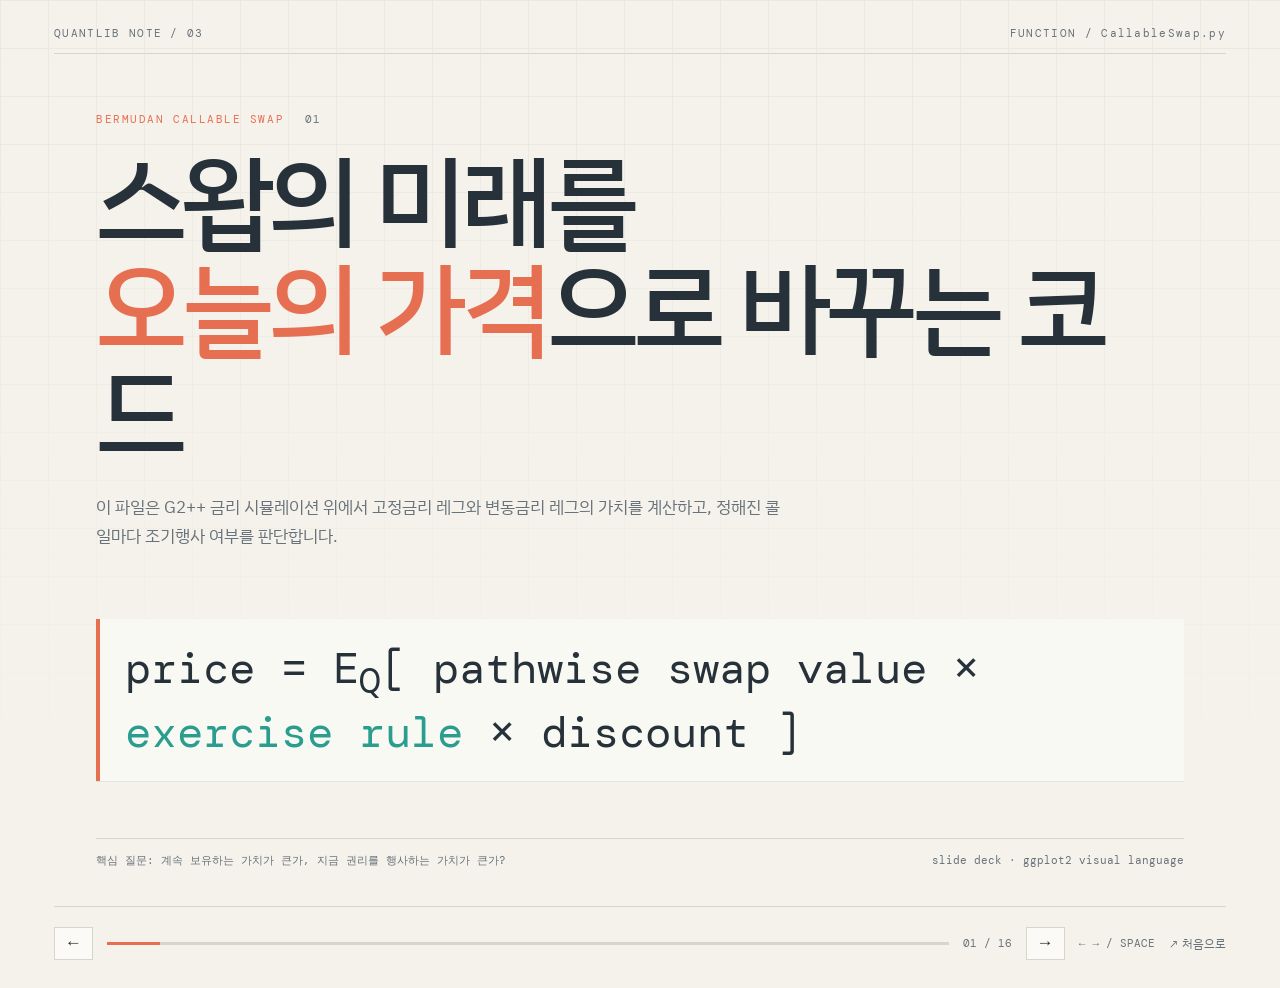
<file: docs/index.html>
<!doctype html>
<html lang="ko">
<head>
  <meta charset="utf-8">
  <meta name="viewport" content="width=device-width, initial-scale=1">
  <title>CallableSwap.py / Code Walkthrough</title>
  <link rel="stylesheet" href="callableswap-slides.css?v=light-20260911">
</head>
<body>
  <main class="deck" aria-label="CallableSwap.py 금융공학 코드 설명 프레젠테이션">
    <div class="topline"><span>QUANTLIB NOTE / 03</span><span>FUNCTION / CallableSwap.py</span></div>
    <div class="slides">
      <section class="slide active">
        <div class="eyebrow">BERMUDAN CALLABLE SWAP <span class="section-number">01</span></div>
        <h1>스왑의 미래를<br><em>오늘의 가격</em>으로 바꾸는 코드</h1>
        <p class="lead">이 파일은 G2++ 금리 시뮬레이션 위에서 고정금리 레그와 변동금리 레그의 가치를 계산하고, 정해진 콜일마다 조기행사 여부를 판단합니다.</p>
        <div class="hero-equation"><span>price</span> = E<sub>Q</sub>[ <span>pathwise swap value</span> × <span>exercise rule</span> × <span>discount</span> ]</div>
        <div class="footer-note"><span>핵심 질문: 계속 보유하는 가치가 큰가, 지금 권리를 행사하는 가치가 큰가?</span><span>slide deck · ggplot2 visual language</span></div>
      </section>

      <section class="slide">
        <div class="eyebrow">00 / MAP</div><h2>코드의 전체 흐름은<br><strong>가격 결정 파이프라인</strong>입니다</h2>
        <div class="flow">
          <div class="flow-step"><small>01</small><b>Contract</b><span>일정, 방향, 금리, 스프레드, 명목금액</span></div><div class="flow-arrow">→</div>
          <div class="flow-step"><small>02</small><b>Simulation</b><span>x(t), y(t), phi(t)로 short rate 경로 구성</span></div><div class="flow-arrow">→</div>
          <div class="flow-step"><small>03</small><b>Cash flows</b><span>고정·변동 레그를 call date에서 현재가치화</span></div><div class="flow-arrow">→</div>
          <div class="flow-step"><small>04</small><b>Exercise</b><span>LSM으로 continuation value를 추정</span></div><div class="flow-arrow">→</div>
          <div class="flow-step"><small>05</small><b>Price</b><span>경로별 payoff를 오늘로 할인해 평균</span></div>
        </div>
        <div class="code-strip"><code>price_callable_swap(...)</code><span>가 호출하는 핵심 내부 함수</span><b>_build_schedule · _prepare_swap_cashflows · _lsm_regression</b></div>
      </section>

      <section class="slide">
        <div class="eyebrow">01 / CONTRACT & VALIDATION</div><h2>먼저 날짜와 계약 방향을<br><em>계산 가능한 상태</em>로 고정합니다</h2>
        <div class="grid-two">
          <article class="panel"><div class="panel-label">INPUT CONTRACT</div><h3>가격 함수의 공개 입력</h3><p><span class="mono">valuation_date</span>부터 <span class="mono">maturity</span>까지의 기간, 콜일 배열, receiver/payer 방향, call right, fixed rate와 floating spread를 받습니다.</p><div class="tag-row"><span class="tag">receiver_payer</span><span class="tag">call_right</span><span class="tag">notional</span><span class="tag">fixed_leg_tenor</span><span class="tag">floating_leg_tenor</span></div></article>
          <article class="panel"><div class="panel-label">GUARDRAILS</div><h3>조용한 오류를 먼저 차단</h3><p>시뮬레이션의 x/y shape, times 길이, 양수 dt, valuation date 일치 여부, call date의 위치를 검증합니다. 이 검증이 실패하면 숫자를 만들기 전에 즉시 예외를 냅니다.</p><div class="annotation">금융 계산에서 날짜가 한 칸 밀리는 오류는 문법 오류보다 위험합니다. 따라서 date → index 변환 전에 경계조건을 명시합니다.</div></article>
        </div>
        <div class="code-strip"><code>if valuation_date != simulation_today: raise ValueError(...)</code><b>모형의 시간축과 계약의 평가 기준일을 일치시킴</b></div>
      </section>

      <section class="slide">
        <div class="eyebrow">02 / SCHEDULE</div><h2>실제 날짜를<br><strong>시뮬레이션 격자</strong>에 투영합니다</h2>
        <p class="small-lead">QuantLib의 <span class="mono">Schedule</span>은 TARGET calendar와 Modified Following 규칙으로 현금흐름 날짜를 만들고, 이후 각 날짜는 균일 시간 격자의 정수 인덱스로 변환됩니다.</p>
        <div class="schedule"><div class="schedule-line"></div><div class="date-points"><div class="date-point"><b>t₀</b><i></i><span>valuation</span></div><div class="date-point"><b>t₁</b><i></i><span>coupon / fixing</span></div><div class="date-point call"><b>t₂</b><i></i><span>call date</span></div><div class="date-point"><b>t₃</b><i></i><span>payment</span></div><div class="date-point call"><b>t₄</b><i></i><span>call date</span></div><div class="date-point"><b>t₅</b><i></i><span>maturity</span></div></div><div class="schedule-legend"><span><i></i> cash flow / simulation point</span><span><i class="coral"></i> exercise opportunity</span></div></div>
        <div class="formula-box"><span class="coral">t</span> = day_counter.yearFraction(valuation_date, date)<br><span class="teal">index</span> = int(round(t / dt))</div>
        <p class="formula-caption">코드의 <span class="mono">_date_to_simulation_index()</span>는 날짜를 직접 비교하지 않고, 시뮬레이션이 이해하는 좌표로 바꿉니다.</p>
      </section>

      <section class="slide">
        <div class="eyebrow">03 / G2++ SHORT RATE</div><h2>경로의 금리는<br><em>세 조각의 합</em>으로 읽습니다</h2>
        <div class="grid-two">
          <div><div class="formula-box"><span class="coral">r(t)</span> = <span class="yellow">phi(t)</span> + <span class="teal">x(t)</span> + <span class="blue">y(t)</span><br><br>dx = −a·x·dt + sigma·dW₁<br>dy = −b·y·dt + eta·dW₂<br>corr(dW₁, dW₂) = rho</div><p class="formula-caption">이 파일은 x와 y를 새로 시뮬레이션하지 않고, simulation dictionary에서 읽습니다.</p></div>
          <div><div class="plot"><div class="plot-line one"></div><div class="plot-line two"></div><div class="plot-line three"></div><span class="plot-label top">short rate</span><span class="plot-label bottom">time</span><div class="plot-axis"><span>0</span><span>call 1</span><span>call 2</span><span>maturity</span></div></div><p class="formula-caption"><span class="mono">phi</span>는 시장 커브를 붙잡고, x/y는 미래 금리의 확률적 움직임을 제공합니다.</p></div>
        </div>
        <div class="code-strip"><code>short_rates = x_paths + y_paths + phi[np.newaxis, :]</code><b>(n_paths, n_times) broadcasting으로 전 경로를 한 번에 생성</b></div>
      </section>

      <section class="slide">
        <div class="eyebrow">04 / CUMULATIVE DISCOUNTING</div><h2>할인은 매번 적분하지 않고<br><strong>누적값의 비율</strong>로 재사용합니다</h2>
        <div class="matrix-flow"><div class="matrix-card"><span class="shape">INPUT</span><b>r[path, time]</b><p>각 경로의 단기금리. trapezoidal rule로 시간구간 적분</p></div><div class="matrix-arrow">→</div><div class="matrix-card"><span class="shape">CACHE</span><b>I(0,t)</b><p>경로별 누적 적분을 한 번만 계산</p></div><div class="matrix-arrow">→</div><div class="matrix-card"><span class="shape">QUERY</span><b>DF(i,j)</b><p>exp(−(I(0,j) − I(0,i))) = DF(0,j) / DF(0,i)</p></div></div>
        <div class="formula-box"><span class="coral">increments</span> = 0.5 × (r[:, :-1] + r[:, 1:]) × dt<br><span class="teal">cumulative_integral[:, 1:]</span> = cumsum(increments, axis=1)<br><span class="yellow">cumulative_df</span> = exp(−cumulative_integral)</div>
        <p class="formula-caption">이 최적화가 뒤의 fixed leg, floating leg, continuation discount, valuation-date discount를 모두 지탱합니다.</p>
      </section>

      <section class="slide">
        <div class="eyebrow">05 / SWAP VALUE</div><h2>콜일의 스왑 가치는<br><em>두 레그의 현재가치 차이</em>입니다</h2>
        <table class="leg-table"><thead><tr><th>LEG</th><th>CODE IDEA</th><th>FINANCIAL MEANING</th></tr></thead><tbody><tr><td>FIXED</td><td>fixed_rate × accrual × notional × P(call, pay)</td><td>미래 고정 쿠폰을 콜일 기준으로 할인</td></tr><tr><td>FLOATING</td><td>(forward + spread) × accrual × notional × P(call, pay)</td><td>P(call, start) / P(call, pay)로 forward 생성</td></tr><tr><td>SWAP</td><td>fixed_pv − floating_pv</td><td>Receiver의 관점. Payer는 부호를 반전</td></tr></tbody></table>
        <div class="formula-box"><span class="coral">L_fixed</span> = Σ K · alphaᵢ · N · P(t, Tᵢ)<br><span class="teal">L_float</span> = Σ [(P(t, Sᵢ) / P(t, Tᵢ) − 1) / tauᵢ + spread] · tauᵢ · N · P(t, Tᵢ)<br><span class="yellow">V_swap(t)</span> = L_fixed − L_float &nbsp; (RECEIVER)</div>
        <div class="annotation">floating leg에서 forward와 discount가 같은 경로의 cumulative DF에서 나오므로, 모델의 금리 상태와 현금흐름 평가가 일관됩니다.</div>
      </section>

      <section class="slide">
        <div class="eyebrow">06 / VECTORISATION</div><h2>Python loop는 콜일에만 남기고<br><strong>경로 계산은 NumPy로 묶습니다</strong></h2>
        <div class="grid-two"><article class="panel"><div class="panel-label">BEFORE</div><h3>비싼 중첩 반복</h3><p>path → call date → payment cash flow 순서로 Python에서 반복하면 경로 수와 현금흐름 수가 곱해집니다.</p><div class="formula-box">for path in paths:<br>&nbsp;&nbsp;for call in calls:<br>&nbsp;&nbsp;&nbsp;&nbsp;for payment in cashflows:</div></article><article class="panel"><div class="panel-label">CURRENT</div><h3>행렬 브로드캐스팅</h3><p>한 콜일에서 모든 path의 discount matrix를 만들고, payment 축으로 합산합니다. 명시적 path loop가 사라집니다.</p><div class="formula-box">cumulative_df[:, payment_indices]<br>/ cumulative_df[:, call_index]<br>→ sum(axis=1)</div></article></div>
        <div class="code-strip"><code>discount_factors.shape = (n_paths, n_payments)</code><b>계산량은 남지만 Python interpreter overhead를 줄임</b></div>
      </section>

      <section class="slide">
        <div class="eyebrow">07 / EXERCISE PAYOFF</div><h2>콜 권리는<br><em>스왑 가치의 부호</em>로 결정됩니다</h2>
        <p class="small-lead">이 구현에서 call right는 receiver 또는 payer입니다. 같은 swap position이라도 누가 권리를 행사하는지에 따라 유리한 방향이 달라집니다.</p>
        <div class="decision-grid"><div class="decision-card continuation"><small>UNDERLYING SWAP</small><strong>V_swap</strong><span>Receiver: fixed − floating<br>Payer: floating − fixed</span></div><div class="versus">→</div><div class="decision-card exercise"><small>EXERCISE VALUE</small><strong>max(benefit, 0)</strong><span>자기 포지션을 종료하거나<br>상대방에게 종료를 요구하는 권리</span></div></div>
        <div class="formula-box"><span class="coral">call_right = RECEIVER</span><br>receiver_payer == RECEIVER → max(−V_swap, 0)<br>receiver_payer == PAYER &nbsp;&nbsp;→ max(V_swap, 0)<br><br><span class="teal">call_right = PAYER</span>도 같은 논리로 자신의 불리한 포지션을 반대 방향에서 읽습니다.</div>
        <div class="annotation">이 단계의 반환값은 아직 오늘의 가격이 아닙니다. 각 콜일에 “그때 행사하면 얻는 가치”를 저장한 exercise_values 행렬입니다.</div>
      </section>

      <section class="slide">
        <div class="eyebrow">08 / LSM REGRESSION</div><h2>미래의 선택 가치를<br><strong>현재 상태에서 추정</strong>합니다</h2>
        <div class="regression"><div><p class="small-lead">Longstaff-Schwartz는 실제로 미래 경로를 모두 아는 것이 아니라, 현재의 상태변수 x, y가 주어졌을 때 continuation value의 조건부 기대값을 회귀로 근사합니다.</p><div class="basis"><span>1</span><span>x</span><span>y</span><span>x²</span><span>x·y</span><span>y²</span></div><p class="formula-caption">A · beta ≈ continuation_value<br>continuation_estimate = A · beta</p></div><div><div class="scatter"><i class="point p1"></i><i class="point p2"></i><i class="point p3"></i><i class="point p4"></i><i class="point p5"></i><i class="point p6"></i></div><p class="formula-caption">점: 경로별 미래가치 · 선: 상태변수 기반 조건부 추정치</p></div></div>
        <div class="formula-box"><span class="coral">A</span> = [1, x, y, x², x·y, y²]<br><span class="teal">beta</span> = np.linalg.lstsq(A, continuation_value)<br><span class="yellow">estimate</span> = A @ beta</div>
        <div class="annotation">경로 수가 basis 차원보다 작으면 평균 continuation value를 사용합니다. 이는 회귀가 불안정해지는 작은 샘플의 fallback입니다.</div>
      </section>

      <section class="slide">
        <div class="eyebrow">09 / BACKWARD INDUCTION</div><h2>가장 먼 콜일부터<br><em>시간을 거꾸로 읽습니다</em></h2>
        <div class="backward"><div class="backward-row"><span>last call</span><div>straight swap value</div><div>exercise value</div><div>initialize option_values</div></div><div class="backward-row current"><span>call k</span><div>future option value</div><div>discount to call k</div><div>LSM estimate → exercise?</div></div><div class="backward-row"><span>call k−1</span><div>updated selected paths</div><div>discount again</div><div>repeat</div></div><div class="backward-row"><span>today</span><div>selected payoff</div><div>discount to t₀</div><div>Monte Carlo mean</div></div></div>
        <div class="rule"><span>exercise_now =</span> exercise_value <b>&gt;</b> continuation_estimate<br><span>selected paths</span>만 option_values와 exercise_date_index를 갱신합니다.</div>
        <p class="formula-caption">이미 행사한 경로는 <span class="mono">alive = ~exercised</span>에서 제외합니다. Bermudan exercise의 “한 번만 행사” 조건을 배열 상태로 관리하는 부분입니다.</p>
      </section>

      <section class="slide">
        <div class="eyebrow">10 / TODAY'S PRICE</div><h2>행사된 payoff를 오늘로 가져와<br><strong>경로 평균</strong>을 냅니다</h2>
        <div class="metrics"><div class="metric"><small>PATHWISE VALUE</small><strong>PVₚ</strong><span>선택된 콜일의 option value × DF(call, today)</span></div><div class="metric"><small>MONTE CARLO PRICE</small><strong>mean(PVₚ)</strong><span>경로별 현재가치의 산술평균</span></div><div class="metric"><small>STATISTICAL ERROR</small><strong>σ / √N</strong><span>표본 표준편차로 standard error 계산</span></div></div>
        <div class="formula-box"><span class="coral">present_values[exercised_mask]</span> = option_values × cumulative_df[path, selected_call] / cumulative_df[path, 0]<br><span class="teal">price</span> = np.mean(present_values)<br><span class="yellow">95% CI</span> = price ± 1.96 × standard_error</div>
        <div class="annotation">결과의 핵심은 가격 하나만이 아닙니다. 경로별 PV, 행사일 인덱스, 콜일별 exercise statistics가 함께 반환되어 모델의 결정을 진단할 수 있습니다.</div>
      </section>

      <section class="slide">
        <div class="eyebrow">11 / RESULT CONTRACT</div><h2>가격과 진단 데이터를<br><em>하나의 result dictionary</em>로 묶습니다</h2>
        <div class="output-grid"><div class="tree"><b>result</b><div class="tree-row"><span>Price</span><span>Standard Error</span><span>95% CI</span></div><div class="tree-row"><span>Exercise Statistics</span><span>Path Values</span><span>Exercise Date Index</span></div><div class="tree-row"><span>Swap Values</span><span>Exercise Values</span><span>Short Rate Paths</span></div><div class="tree-row"><span>Phi Path</span><span>Fixed Rate</span><span>Notional</span></div></div><div class="panel"><div class="panel-label">WHY IT MATTERS</div><ul class="check-list"><li>가격이 어떤 콜 정책에서 나왔는지 추적</li><li>날짜별 행사 비율로 경제적 직관 확인</li><li>경로 배열을 재분석하거나 시각화</li><li>print 함수와 웹/Excel 계층이 재사용</li></ul></div></div>
        <div class="code-strip"><code>print_callable_swap_result(result)</code><b>표시 계층과 계산 계층을 분리</b></div>
      </section>

      <section class="slide">
        <div class="eyebrow">12 / ZERO COUPON VARIANT</div><h2>같은 엔진으로<br><strong>Zero Coupon Callable Bond</strong>도 가격화합니다</h2>
        <div class="grid-two"><article class="panel"><div class="panel-label">BOND VALUE</div><h3>상환액과 콜 가격</h3><p>만기 상환액은 <span class="mono">notional × (1 + rate)^t</span>로 만들고, 콜일의 accrued value를 행사 가격으로 사용합니다.</p><div class="formula-box"><span class="coral">B(T)</span> = N(1 + z)<sup>τ(trade,T)</sup><br><span class="teal">CallPrice(t)</span> = N(1 + z)<sup>τ(trade,t)</sup></div></article><article class="panel"><div class="panel-label">OPTION LOGIC</div><h3>straight bond와 비교</h3><p>콜일의 straight bond value와 call price를 비교하고, continuation estimate보다 call price가 낮으면 발행자가 상환합니다.</p><div class="formula-box"><span class="yellow">Callable</span> = min(straight value, call price)<br><span class="teal">Option value</span> = straight price − callable price</div></article></div>
        <div class="annotation">swap 버전은 exercise payoff를 별도로 계산하지만, zero-coupon 버전은 채권 가치와 call price의 최소값을 backward induction하는 구조입니다.</div>
      </section>

      <section class="slide">
        <div class="eyebrow">13 / REVIEW NOTES</div><h2>이 코드에서 읽어야 할<br><em>금융공학적 가정</em></h2>
        <div class="grid-two"><article class="panel"><div class="panel-label">MODEL ASSUMPTIONS</div><h3>무엇을 가정하는가</h3><p>G2++ short-rate paths가 위험중립 평가에 적합하고, deterministic shift phi가 초기 커브를 맞춘다고 봅니다. 현금흐름은 pathwise discount factor로 평가합니다.</p></article><article class="panel"><div class="panel-label">NUMERICAL ASSUMPTIONS</div><h3>무엇이 근사인가</h3><p>날짜를 uniform grid index로 반올림하고, 할인 적분은 trapezoidal rule을 사용합니다. LSM continuation value는 제한된 polynomial basis로 근사합니다.</p></article><article class="panel"><div class="panel-label">DIAGNOSTICS</div><h3>무엇을 점검할까</h3><p>call index가 중복되지 않는지, maturity가 simulation horizon 안에 있는지, 행사 비율이 비정상적으로 0% 또는 100%에 몰리지 않는지 봅니다.</p></article><article class="panel"><div class="panel-label">PERFORMANCE</div><h3>무엇을 빠르게 했는가</h3><p>cumulative DF 캐시, 사전 계산된 schedule index, NumPy broadcasting, 행렬 LSM으로 반복 계산을 줄였습니다.</p></article></div>
        <div class="code-strip"><code>CallableSwap.py</code><b>가격 숫자보다 먼저, 시간축·부호·조건부 기대값의 의미를 검증</b></div>
      </section>

      <section class="slide">
        <div class="eyebrow">14 / TAKEAWAY</div><h2>이 파일의 한 문장 요약은<br><strong>“선택이 있는 스왑을 경로별로 가격화한다”</strong>입니다</h2>
        <p class="lead">시장에 맞춘 G2++ 경로에서 각 콜일의 swap value를 계산하고, LSM으로 미래 유지가치를 추정한 뒤, 행사된 payoff를 평가일로 할인해 Monte Carlo 평균을 얻습니다.</p>
        <div class="hero-equation"><span>simulation</span> → <span>discounted cash flows</span> → <span>LSM exercise</span> → <span>price + diagnostics</span></div>
        <div class="footer-note"><span>다음 읽을 파일: G2Simulation.py · Callablehybridbond.py · SwaptionVolCalib.py</span><span><a href="index.html">처음으로 ↗</a></span></div>
      </section>
    </div>
    <nav class="controls"><button id="prev" aria-label="이전 슬라이드">←</button><div class="progress"><span id="fill"></span></div><span class="counter" id="counter">01 / 16</span><button id="next" aria-label="다음 슬라이드">→</button><span class="hint">← → / SPACE</span><a href="index.html">↗ 처음으로</a></nav>
  </main>
  <script>
    const slides = [...document.querySelectorAll('.slide')];
    const fill = document.querySelector('#fill');
    const counter = document.querySelector('#counter');
    let current = 0;
    function show(index) { current = (index + slides.length) % slides.length; slides.forEach((slide, i) => slide.classList.toggle('active', i === current)); fill.style.width = `${((current + 1) / slides.length) * 100}%`; counter.textContent = `${String(current + 1).padStart(2, '0')} / ${String(slides.length).padStart(2, '0')}`; window.scrollTo({top: 0, behavior: 'smooth'}); }
    document.querySelector('#prev').addEventListener('click', () => show(current - 1));
    document.querySelector('#next').addEventListener('click', () => show(current + 1));
    document.addEventListener('keydown', event => { if (['ArrowRight', ' ', 'PageDown'].includes(event.key)) { event.preventDefault(); show(current + 1); } if (['ArrowLeft', 'PageUp'].includes(event.key)) { event.preventDefault(); show(current - 1); } });
    show(0);
  </script>
</body>
</html>
</file>
<file: docs/callableswap-slides.css>
@import url('https://fonts.googleapis.com/css2?family=DM+Mono:wght@400;500&family=IBM+Plex+Sans+KR:wght@400;500;600;700&family=Space+Grotesk:wght@400;500;600;700&display=swap');
:root { --paper:#f5f2eb; --ink:#27313a; --muted:#68727a; --grid:#d8d5cd; --coral:#e76f51; --teal:#2a9d8f; --blue:#457b9d; --yellow:#e9c46a; --panel:#fbfaf6; }
* { box-sizing:border-box; } html,body { margin:0; min-height:100%; } body { background:var(--paper); color:var(--ink); font-family:'IBM Plex Sans KR','Space Grotesk',sans-serif; }
body:before { content:''; position:fixed; inset:0; pointer-events:none; opacity:.34; background-image:linear-gradient(var(--grid) 1px,transparent 1px),linear-gradient(90deg,var(--grid) 1px,transparent 1px); background-size:48px 48px; mask-image:linear-gradient(to bottom,black,transparent 88%); }
.deck { width:min(1320px,100%); min-height:100vh; margin:auto; padding:26px 54px 28px; display:flex; flex-direction:column; position:relative; }
.topline { display:flex; justify-content:space-between; color:var(--muted); font:11px 'DM Mono',monospace; letter-spacing:.12em; border-bottom:1px solid var(--grid); padding-bottom:13px; }.slides { flex:1; position:relative; min-height:650px; }.slide { display:none; min-height:650px; padding:58px 3.3vw 38px; animation:rise .4s ease both; }.slide.active { display:block; } @keyframes rise { from { opacity:0; transform:translateY(10px); } to { opacity:1; transform:none; } }
.eyebrow { color:var(--coral); font:11px 'DM Mono',monospace; letter-spacing:.14em; margin-bottom:20px; }.section-number { color:var(--muted); font:11px 'DM Mono',monospace; margin-left:12px; } h1,h2,h3,p { margin-top:0; } h1,h2 { font-weight:500; letter-spacing:-.045em; line-height:1.04; } h1 { font-size:clamp(54px,8vw,105px); max-width:1050px; margin-bottom:26px; } h2 { font-size:clamp(37px,5.2vw,70px); max-width:1030px; margin-bottom:18px; } h1 em,h2 em { color:var(--coral); font-style:normal; } h1 strong,h2 strong { color:var(--teal); font-weight:500; } .lead { max-width:690px; color:var(--muted); line-height:1.75; font-size:17px; }.small-lead { max-width:720px; color:var(--muted); line-height:1.7; }.mono { font-family:'DM Mono',monospace; }
.hero-equation { margin:68px 0 57px; padding:21px 25px; border-left:4px solid var(--coral); background:rgba(251,250,246,.82); color:var(--ink); font:clamp(23px,3.4vw,48px) 'DM Mono',monospace; box-shadow:0 1px 0 rgba(39,49,58,.08); }.hero-equation span:nth-child(2) { color:var(--coral); }.hero-equation span:nth-child(4) { color:var(--teal); }.hero-equation span:nth-child(6) { color:var(--blue); }.footer-note { border-top:1px solid var(--grid); padding-top:14px; display:flex; justify-content:space-between; color:var(--muted); font:11px 'DM Mono',monospace; }
.flow { display:grid; grid-template-columns:repeat(5,1fr); gap:0; align-items:stretch; margin:52px 0 48px; }.flow-step { background:var(--panel); border-top:3px solid var(--teal); padding:20px 16px; min-height:142px; }.flow-step:nth-child(3) { border-color:var(--coral); }.flow-step:nth-child(5) { border-color:var(--blue); }.flow-step small { color:var(--coral); font:10px 'DM Mono',monospace; }.flow-step b { display:block; margin:13px 0 8px; font-size:18px; }.flow-step span { color:var(--muted); font-size:12px; line-height:1.45; }.flow-arrow { align-self:center; text-align:center; color:var(--coral); font-size:22px; }
.grid-two { display:grid; grid-template-columns:1fr 1fr; gap:28px; margin:42px 0; }.panel { border:1px solid var(--grid); background:rgba(251,250,246,.82); padding:23px; }.panel-label { color:var(--coral); font:10px 'DM Mono',monospace; letter-spacing:.1em; }.panel h3 { margin:14px 0 10px; font-size:23px; font-weight:500; }.panel p { color:var(--muted); font-size:14px; line-height:1.65; }.tag-row { display:flex; flex-wrap:wrap; gap:8px; margin-top:18px; }.tag { border:1px solid var(--grid); padding:7px 9px; color:var(--teal); font:10px 'DM Mono',monospace; background:var(--paper); }
.code-strip { display:flex; align-items:center; flex-wrap:wrap; gap:14px; border-top:1px solid var(--grid); border-bottom:1px solid var(--grid); padding:14px 0; color:var(--muted); font-size:12px; }.code-strip code { color:var(--ink); font:12px 'DM Mono',monospace; }.code-strip code:first-child { color:var(--coral); }.code-strip b { margin-left:auto; font-weight:400; }
.schedule { margin:47px 0 40px; border-bottom:2px solid var(--ink); padding-bottom:10px; position:relative; }.schedule-line { height:2px; background:var(--teal); position:absolute; left:2%; right:2%; top:49px; }.date-points { position:relative; display:flex; justify-content:space-between; }.date-point { display:flex; flex-direction:column; align-items:center; gap:11px; width:13%; z-index:1; }.date-point i { width:13px; height:13px; border-radius:50%; background:var(--teal); border:3px solid var(--paper); box-shadow:0 0 0 1px var(--teal); }.date-point.call i { background:var(--coral); box-shadow:0 0 0 1px var(--coral); }.date-point b { font:11px 'DM Mono',monospace; }.date-point span { color:var(--muted); font-size:11px; text-align:center; }.schedule-legend { margin-top:22px; display:flex; gap:20px; color:var(--muted); font-size:12px; }.schedule-legend i { display:inline-block; width:8px; height:8px; border-radius:50%; background:var(--teal); margin-right:6px; }.schedule-legend i.coral { background:var(--coral); }
.formula-box { background:#26343b; color:#f9f7f0; padding:25px 28px; font:15px/2 'DM Mono',monospace; overflow:auto; }.formula-box .coral { color:#f6a58e; }.formula-box .teal { color:#90d4c9; }.formula-box .blue { color:#9ac2d9; }.formula-box .yellow { color:#f1d48a; }.formula-caption { color:var(--muted); font-size:12px; margin-top:12px; }.annotation { border-left:3px solid var(--yellow); padding:13px 16px; color:var(--muted); background:rgba(233,196,106,.13); font-size:13px; line-height:1.6; }
.plot { border-left:1px solid var(--ink); border-bottom:1px solid var(--ink); min-height:240px; position:relative; background:repeating-linear-gradient(0deg,transparent 0 47px,rgba(216,213,205,.8) 48px),repeating-linear-gradient(90deg,transparent 0 77px,rgba(216,213,205,.7) 78px); }.plot-line { position:absolute; left:4%; right:4%; height:3px; border-radius:3px; transform-origin:left center; }.plot-line.one { top:40%; background:var(--coral); transform:rotate(-5deg) skewY(-8deg); }.plot-line.two { top:54%; background:var(--teal); transform:rotate(4deg) skewY(10deg); }.plot-line.three { top:62%; background:var(--blue); transform:rotate(-2deg) skewY(-13deg); }.plot-label { position:absolute; right:10px; color:var(--muted); font:10px 'DM Mono',monospace; }.plot-label.top { top:14px; }.plot-label.bottom { bottom:10px; }.plot-axis { position:absolute; left:4%; right:4%; bottom:-28px; display:flex; justify-content:space-between; color:var(--muted); font:10px 'DM Mono',monospace; }
.leg-table { width:100%; border-collapse:collapse; margin:36px 0 28px; font-size:13px; }.leg-table th,.leg-table td { text-align:left; border-bottom:1px solid var(--grid); padding:13px 10px; }.leg-table th { color:var(--muted); font:10px 'DM Mono',monospace; letter-spacing:.06em; }.leg-table td:first-child { color:var(--coral); font-family:'DM Mono',monospace; }.leg-table td:nth-child(2) { color:var(--teal); font-family:'DM Mono',monospace; }.leg-table td:last-child { color:var(--muted); }
.matrix-flow { display:grid; grid-template-columns:1fr 70px 1fr 70px 1fr; align-items:center; gap:14px; margin:48px 0; }.matrix-card { min-height:145px; padding:18px; border:1px solid var(--grid); background:var(--panel); }.matrix-card b { display:block; font:17px 'DM Mono',monospace; margin:11px 0; color:var(--teal); }.matrix-card p { color:var(--muted); font-size:12px; line-height:1.5; }.matrix-arrow { color:var(--coral); text-align:center; font-size:25px; }.shape { color:var(--coral); font:11px 'DM Mono',monospace; }
.decision-grid { display:grid; grid-template-columns:1fr 90px 1fr; align-items:center; gap:20px; margin:53px 0 35px; }.decision-card { padding:25px; border:1px solid var(--grid); background:var(--panel); min-height:155px; }.decision-card.continuation { border-top:4px solid var(--blue); }.decision-card.exercise { border-top:4px solid var(--coral); }.decision-card small { color:var(--muted); font:10px 'DM Mono',monospace; }.decision-card strong { display:block; margin:13px 0 7px; font-size:21px; font-weight:500; }.decision-card span { color:var(--muted); font-size:13px; }.versus { text-align:center; color:var(--coral); font:500 22px 'DM Mono',monospace; }.rule { padding:18px 22px; background:#26343b; color:#fff; font:14px 'DM Mono',monospace; }.rule b { color:#90d4c9; }.rule span { color:#f6a58e; }
.regression { display:grid; grid-template-columns:1fr 1fr; gap:38px; align-items:center; margin:45px 0; }.basis { display:grid; grid-template-columns:repeat(3,1fr); gap:8px; }.basis span { border:1px solid var(--grid); padding:14px 10px; text-align:center; color:var(--teal); font:12px 'DM Mono',monospace; background:var(--panel); }.scatter { height:240px; border-left:1px solid var(--ink); border-bottom:1px solid var(--ink); position:relative; background:repeating-linear-gradient(0deg,transparent 0 47px,rgba(216,213,205,.8) 48px),repeating-linear-gradient(90deg,transparent 0 77px,rgba(216,213,205,.7) 78px); }.scatter:before { content:''; position:absolute; left:5%; right:5%; top:48%; height:2px; background:var(--coral); transform:rotate(-12deg); }.point { position:absolute; width:7px; height:7px; border-radius:50%; background:var(--blue); }.p1 { left:18%; top:70%; }.p2 { left:31%; top:57%; }.p3 { left:45%; top:63%; }.p4 { left:60%; top:37%; }.p5 { left:74%; top:30%; }.p6 { left:86%; top:21%; }
.backward { display:flex; flex-direction:column; gap:9px; margin:38px 0; }.backward-row { display:grid; grid-template-columns:84px 1fr 1fr 1fr; gap:9px; align-items:center; }.backward-row > span { color:var(--muted); font:11px 'DM Mono',monospace; }.backward-row div { padding:15px; border:1px solid var(--grid); background:var(--panel); font-size:12px; }.backward-row div:nth-child(2) { border-left:3px solid var(--blue); }.backward-row div:nth-child(3) { border-left:3px solid var(--coral); }.backward-row div:nth-child(4) { border-left:3px solid var(--teal); }.backward-row.current div { background:#e8f1ee; }
.metrics { display:grid; grid-template-columns:repeat(3,1fr); gap:15px; margin:46px 0 38px; }.metric { border-top:3px solid var(--teal); padding:18px 13px; background:var(--panel); }.metric:nth-child(2) { border-color:var(--coral); }.metric:nth-child(3) { border-color:var(--yellow); }.metric small { display:block; color:var(--muted); font:10px 'DM Mono',monospace; }.metric strong { display:block; font:500 29px 'DM Mono',monospace; margin:15px 0 8px; }.metric span { color:var(--muted); font-size:12px; }.output-grid { display:grid; grid-template-columns:1.25fr .75fr; gap:26px; margin:42px 0; }.tree { border:1px solid var(--grid); padding:20px; background:var(--panel); }.tree b { color:var(--coral); font:16px 'DM Mono',monospace; }.tree-row { display:grid; grid-template-columns:repeat(3,1fr); gap:7px; margin:12px 0 0 23px; }.tree-row span { border:1px solid var(--grid); padding:13px 7px; color:var(--teal); font:10px 'DM Mono',monospace; }.check-list { list-style:none; padding:0; margin:0; }.check-list li { padding:11px 0; border-bottom:1px solid var(--grid); color:var(--muted); font-size:13px; }.check-list li:before { content:'✓'; color:var(--teal); margin-right:9px; font-family:'DM Mono',monospace; }
.controls { display:flex; align-items:center; gap:14px; border-top:1px solid var(--grid); padding-top:20px; }.controls button { border:1px solid var(--grid); background:var(--panel); color:var(--ink); width:39px; height:33px; cursor:pointer; font-size:17px; }.controls button:hover { border-color:var(--coral); color:var(--coral); }.progress { height:3px; background:var(--grid); flex:1; }.progress span { display:block; height:100%; width:7%; background:var(--coral); transition:width .25s; }.counter,.hint { color:var(--muted); font:11px 'DM Mono',monospace; }.controls a { margin-left:auto; color:var(--muted); text-decoration:none; font-size:12px; }.controls a:hover { color:var(--coral); }
@media (max-width:820px) { .deck { padding:19px 20px 24px; }.slides,.slide { min-height:730px; }.slide { padding:45px 0 35px; }.grid-two,.regression,.output-grid { grid-template-columns:1fr; }.flow { grid-template-columns:1fr; gap:8px; }.flow-arrow { transform:rotate(90deg); }.flow-step { min-height:auto; }.matrix-flow { grid-template-columns:1fr; gap:8px; }.matrix-arrow { transform:rotate(90deg); }.decision-grid { grid-template-columns:1fr; gap:12px; }.versus { transform:rotate(90deg); }.metrics { grid-template-columns:1fr; }.backward-row { grid-template-columns:58px 1fr; }.backward-row div:nth-child(3),.backward-row div:nth-child(4) { grid-column:2; }.code-strip b { width:100%; margin-left:0; }.footer-note { display:block; line-height:1.8; }.footer-note span { display:block; }.topline { font-size:9px; }.controls a,.hint { display:none; }.schedule { overflow:hidden; }.date-point span { font-size:9px; }.formula-box { font-size:12px; } }
</file>
